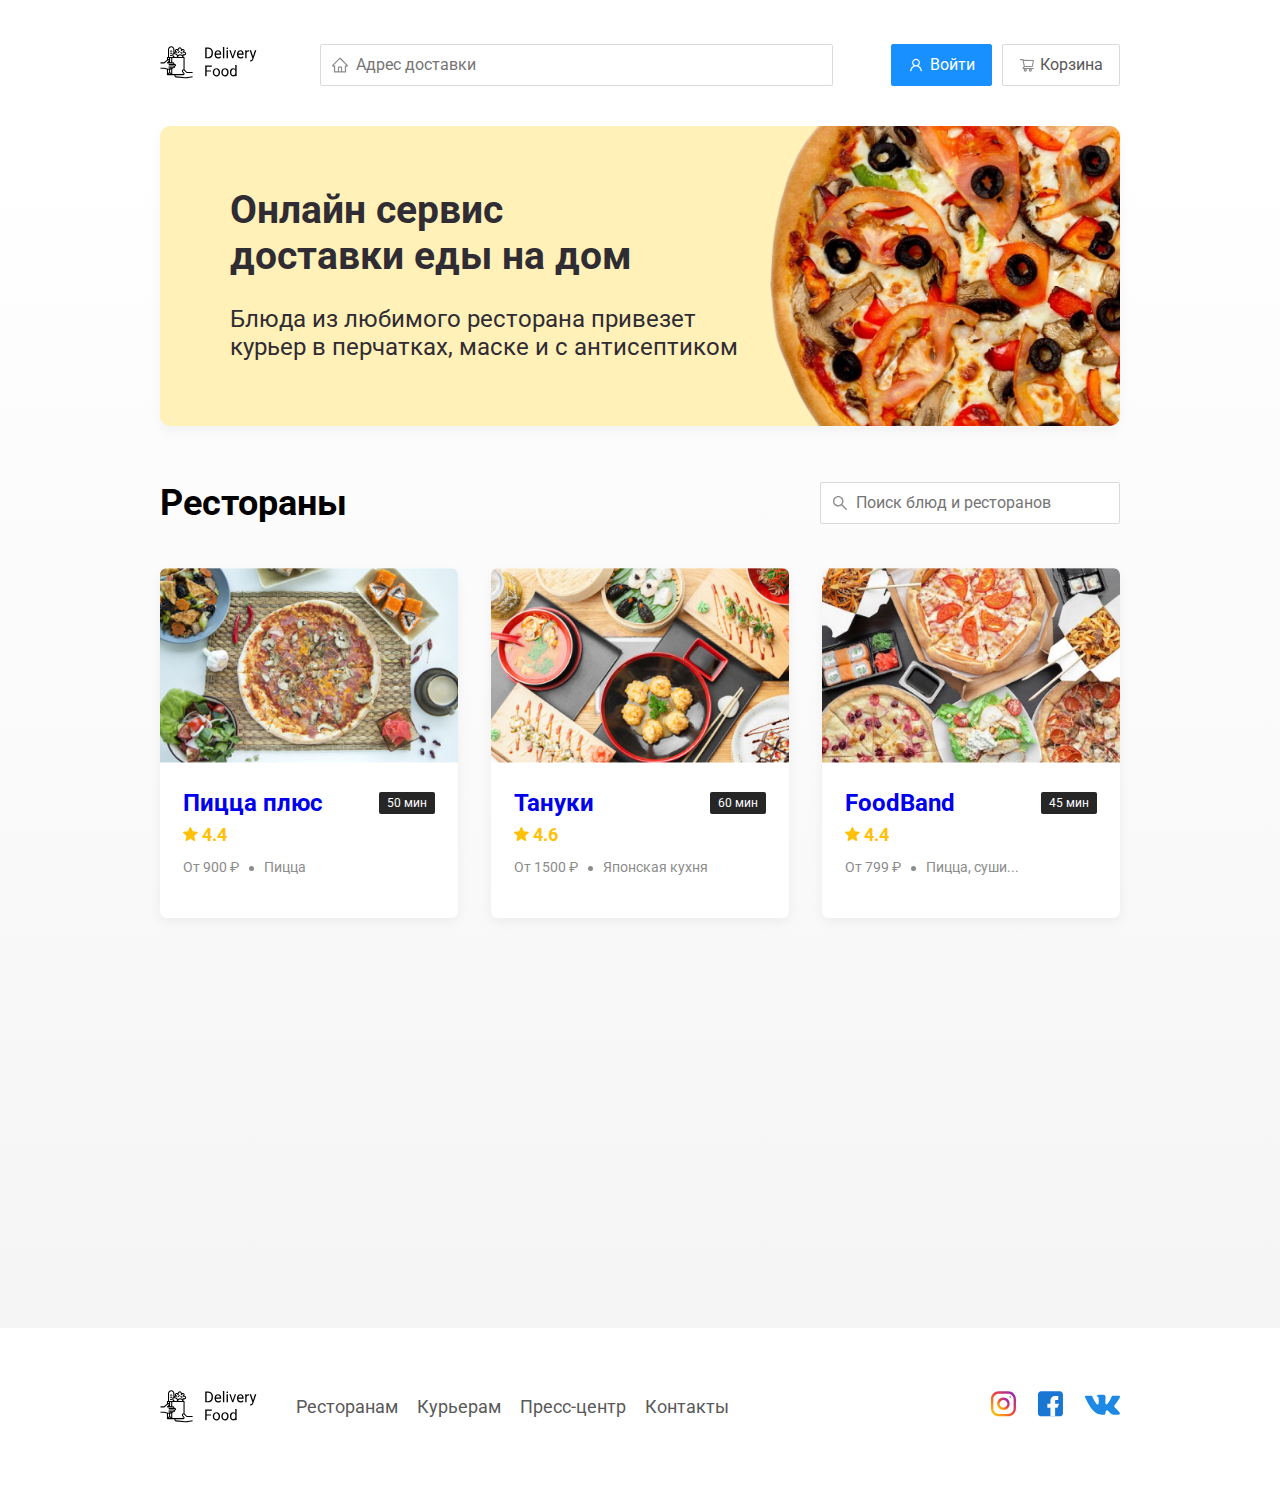
<file: index.html>
<!DOCTYPE html>
<html lang="en">
  <head>
      <meta charset="UTF-8">
      <meta name="viewport" content="width=device-width, initial-scale=1.0">
      <title>Delivery Food - доставка еды на дом</title>
      <link href="https://fonts.googleapis.com/css?family=Roboto:400,700&display=swap&subset=cyrillic" rel="stylesheet">
      <link rel="stylesheet" href="css/normalize.css">
      <link rel="stylesheet" href="css/style.css">
      <link rel="stylesheet" href="css/animate.css">
  </head>
  <body>
    <div class="container">
      <header class="header">
        <a href="index.html" class="logo"><img src="img/logo.svg" alt="Logo" class="logo"></a>
        
        <input type="text" class="input input-address" placeholder="Адрес доставки">
        <div class="buttons">
            <button class="button button-primary">
              <img src="img/user.svg" alt="User" class="button-icon">
              <span class="button-text">Войти</span>
            </button>
            <button class="button" id="cart-button">
              <img src="img/shopping-cart.svg" alt="shopping-cart" class="button-icon">
              <span class="button-text">Корзина</span>
            </button>
        </div>
      </header>

      <!-- Часть 2 -->
    </div>
    <!--/.container-->
    
    <main class="main">
      <div class="container">
              <section class="promo">
                <h1 class="promo-title">Онлайн сервис <br>доставки еды на дом</h1>
                <p class="promo-text">Блюда из любимого ресторана привезет курьер в перчатках, маске и с антисептиком
                </p>
              </section>

              <section class="restaurants">
                <div class="section-heading">
                  <h2 class="section-title">Рестораны</h2>
                  <input type="text" class="input input-search" placeholder="Поиск блюд и ресторанов">
                </div>

                <!-- 1 карточка-->
                <div class="cards">
                  <a href="restaurant.html" class="card wow fadeInUp" data-wow-delay="0.2s">
                    <img src="img/pizza.jpg" alt="image" class="card-image">
                    <div class="card-text">
                      <div class="card-heading">
                        <h3 class="card-title">Пицца плюс</h3>
                        <span class="card-tag tag">50 мин</span>
                      </div>
                      <!-- /.card-heading -->
                      <div class="card-info">
                        <div class="rating">
                          <img src="img/rating.svg" alt="rating" class="rating-star">
                          4.4</div>
                        <div class="price">От 900 ₽</div>
                        <div class="category">Пицца</div>
                      </div>
                      <!-- /.card-info -->
                    </div>
                    <!-- /.card-text -->
                  </a>
                  <!-- /.card -->

                  <!-- 2 карточка-->
                  <a href="restaurant.html" class="card wow fadeInUp" data-wow-delay="0.4s">
                    <img src="img/tanuki.jpg" alt="image" class="card-image">
                    <div class="card-text">
                      <div class="card-heading">
                        <h3 class="card-title">Тануки</h3>
                        <span class="card-tag tag">60 мин</span>
                      </div>
                      <!-- /.card-heading -->
                      <div class="card-info">
                        <div class="rating">
                          <img src="img/rating.svg" alt="rating" class="rating-star">
                          4.6</div>
                        <div class="price">От 1500 ₽</div>
                        <div class="category">Японская кухня</div>
                      </div>
                      <!-- /.card-info -->
                    </div>
                    <!-- /.card-text -->
                  </a>
                  <!-- /.card -->

                  <!-- 3 карточка-->
                  <a href="restaurant.html" class="card wow fadeInUp" data-wow-delay="0.6s">
                    <img src="img/foodBand.jpg" alt="image" class="card-image">
                    <div class="card-text">
                      <div class="card-heading">
                        <h3 class="card-title">FoodBand</h3>
                        <span class="card-tag tag">45 мин</span>
                      </div>
                      <!-- /.card-heading -->
                      <div class="card-info">
                        <div class="rating">
                          <img src="img/rating.svg" alt="rating" class="rating-star">
                          4.4</div>
                        <div class="price">От 799 ₽</div>
                        <div class="category">Пицца, суши...</div>
                      </div>
                      <!-- /.card-info -->
                    </div>
                    <!-- /.card-text -->
                  </a>
                  <!-- /.card -->
                  <!-- 4 карточка-->
                  <a href="restaurant.html" class="card wow fadeInUp" data-wow-delay="0.2s">
                    <img src="img/greedy-pizza.jpg" alt="image" class="card-image">
                    <div class="card-text">
                      <div class="card-heading">
                        <h3 class="card-title">Суши House</h3>
                        <span class="card-tag tag">75 мин</span>
                      </div>
                      <!-- /.card-heading -->
                      <div class="card-info">
                        <div class="rating">
                          <img src="img/rating.svg" alt="rating" class="rating-star">
                          4.8</div>
                        <div class="price">От 2000 ₽</div>
                        <div class="category">Японская кухня</div>
                      </div>
                      <!-- /.card-info -->
                    </div>
                    <!-- /.card-text -->
                  </a>
                  <!-- /.card -->

                  <!-- 5 карточка-->
                  <a href="restaurant.html" class="card wow fadeInUp" data-wow-delay="0.4s">
                    <img src="img/dot-food.jpg" alt="image" class="card-image">
                    <div class="card-text">
                      <div class="card-heading">
                        <h3 class="card-title">Точка еды</h3>
                        <span class="card-tag tag">50 мин</span>
                      </div>
                      <!-- /.card-heading -->
                      <div class="card-info">
                        <div class="rating">
                          <img src="img/rating.svg" alt="rating" class="rating-star">
                          4.1</div>
                        <div class="price">От 1150 ₽</div>
                        <div class="category">Пицца, суши...</div>
                      </div>
                      <!-- /.card-info -->
                    </div>
                    <!-- /.card-text -->
                  </a>
                  <!-- /.card -->

                  <!-- 6 карточка-->
                  <a href="restaurant.html" class="card wow fadeInUp" data-wow-delay="0.6s">
                    <img src="img/pizzaBurger.jpg" alt="image" class="card-image">
                    <div class="card-text">
                      <div class="card-heading">
                        <h3 class="card-title">PizzaBurger</h3>
                        <span class="card-tag tag">30 мин</span>
                      </div>
                      <!-- /.card-heading -->
                      <div class="card-info">
                        <div class="rating">
                          <img src="img/rating.svg" alt="rating" class="rating-star">
                          3,9</div>
                        <div class="price">От 550 ₽</div>
                        <div class="category">Пицца</div>
                      </div>
                      <!-- /.card-info -->
                    </div>
                    <!-- /.card-text -->
                  </a>
                  <!-- /.card -->


                </div>
                <!-- /.cards -->
              </section>
      </div>
    </main>
    <footer class="footer">
      <div class="container">
        <div class="footer-block">
          <img src="img/logo.svg" class="logo footer-logo">
          <nav class="footer-nav">
            <a href="#" class="footer-link">Ресторанам</a>
            <a href="#" class="footer-link">Курьерам</a>
            <a href="#" class="footer-link">Пресс-центр</a>
            <a href="#" class="footer-link">Контакты</a>
          </nav>
            <div class="social-links">
              <a href="#" class="social-link"><img src="img/Group 1.svg" alt=""></a>
              <a href="#" class="social-link"><img src="img/Group 2.svg" alt=""></a>
              <a href="#" class="social-link"><img src="img/Group 3.svg" alt=""></a>
            
            </div>
          
        </div>
      </div>
    </footer>
    <div class="modal">
      <div class="modal-dialog">
        <div class="modal-header">
          <h3 class="modal-title">Корзина</h3>
            <button class="close">&times;</button>
        </div>
        <div class="modal-body">
          <div class="food-row">
            <span class="food-name">Ролл угорь стандарт</span>
            <strong class="food-price">250 ₽</strong>
            <div class="food-counter">
              <button class="counter-button">-</button>
              <span class="counter">1</span>
              <button class="counter-button">+</button>
            </div>
          </div>
          <div class="food-row">
            <span class="food-name">Ролл угорь стандарт</span>
            <strong class="food-price">250 ₽</strong>
            <div class="food-counter">
              <button class="counter-button">-</button>
              <span class="counter">1</span>
              <button class="counter-button">+</button>
            </div>
          </div>
          <div class="food-row">
            <span class="food-name">Ролл угорь стандарт</span>
            <strong class="food-price">250 ₽</strong>
            <div class="food-counter">
              <button class="counter-button">-</button>
              <span class="counter">1</span>
              <button class="counter-button">+</button>
            </div>
          </div>
          <div class="food-row">
            <span class="food-name">Ролл угорь стандарт</span>
            <strong class="food-price">250 ₽</strong>
            <div class="food-counter">
              <button class="counter-button">-</button>
              <span class="counter">1</span>
              <button class="counter-button">+</button>
            </div>
          </div>
        </div>
        <div class="modal-footer">
        <span class="pricetag">1250 ₽</span>
        <div class="footer-buttons">
        <button class="button button-primary">Оформить заказ</button>
        <button class="button">Отмена</button>
        </div>
      </div>
        <!-- /.modal-footer -->
      </div>
    </div>
    <script src="js/wow.min.js"></script>
    <script src="js/main.js"></script>
  </body>
</html>
</file>
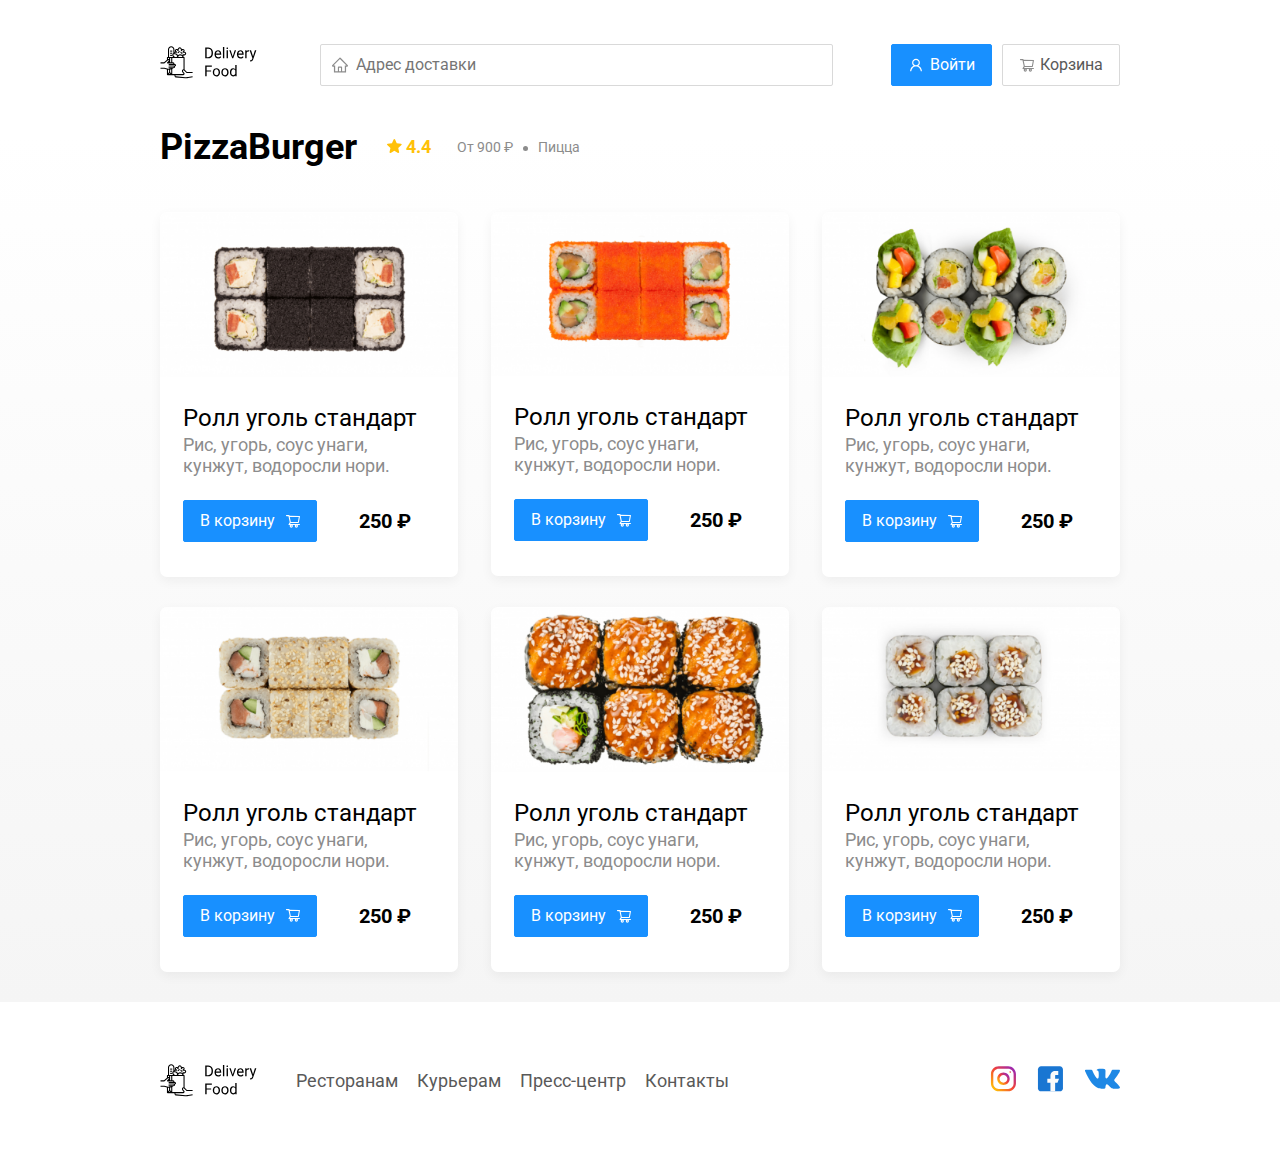
<file: restaurant.html>
<!DOCTYPE html>
<html lang="en">
  <head>
      <meta charset="UTF-8">
      <meta name="viewport" content="width=device-width, initial-scale=1.0">
      <title>Delivery Food - доставка еды на дом</title>
      <link href="https://fonts.googleapis.com/css?family=Roboto:400,700&display=swap&subset=cyrillic" rel="stylesheet">
      <link rel="stylesheet" href="css/normalize.css">
      <link rel="stylesheet" href="css/style.css">
      <link rel="stylesheet" href="css/animate.css">
  </head>
  <body>
    <div class="container">
      <header class="header">
        <a href="index.html" class="logo"><img src="img/logo.svg" alt="Logo" class="logo"></a>

        <input type="text" class="input input-address" placeholder="Адрес доставки">
        <div class="buttons">
            <button class="button button-primary">
              <img src="img/user.svg" alt="User" class="button-icon">
              <span class="button-text">Войти</span>
            </button>
            <button class="button" id="cart-button">
              <img src="img/shopping-cart.svg" alt="shopping-cart" class="button-icon">
              <span class="button-text">Корзина</span>
            </button>
        </div>
      </header>

      <!-- Часть 2 -->
    </div>
    <!--/.container-->
    
    <main class="main">
      <div class="container">

              <section class="restaurants">
                <div class="section-heading">
                  <h2 class="section-title">PizzaBurger</h2>
                   <div class="card-info">
                     <div class="rating">
                       <img src="img/rating.svg" alt="rating" class="rating-star">
                       4.4</div>
                     <div class="price">От 900 ₽</div>
                     <div class="category">Пицца</div>
                   </div>
                   <!-- /.card-info -->
                </div>

                <!-- 1 карточка-->
                <div class="cards">
                  <div class="card wow fadeInUp" data-wow-delay="0.2s">
                    <img src="img/image-1.png" alt="image" class="card-image">
                    <div class="card-text">
                      <div class="card-heading">
                        <h3 class="card-title card-title-reg">Ролл уголь стандарт</h3>
                      </div>
                      <!-- /.card-heading -->
                      <div class="card-info">
                        <div class="ingredients">Рис, угорь, соус унаги, кунжут, водоросли нори.</div>
                      </div>
                      <!-- /.card-info -->
                      <div class="card-buttons">
                        <button class="button button-primary">
                          <span class="button-card-text">В корзину</span>
                          <img src="img/shipping-cart-white.svg" alt="shopping-cart" class="button-card-image">
                        </button>
                        <strong class="card-price-bold">250 ₽</strong>
                      </div>
                    </div>
                    <!-- /.card-text -->
                  </div>
                  <!-- /.card -->

                  <!-- 2 карточка-->
                  <div class="card wow fadeInUp" data-wow-delay="0.4s">
                    <img src="img/image-2.png" alt="image" class="card-image">
                    <div class="card-text">
                      <div class="card-heading">
                        <h3 class="card-title card-title-reg">Ролл уголь стандарт</h3>
                      </div>
                      <!-- /.card-heading -->
                      <div class="card-info">
                        <div class="ingredients">Рис, угорь, соус унаги, кунжут, водоросли нори.</div>
                      </div>
                      <!-- /.card-info -->
                      <div class="card-buttons">
                        <button class="button button-primary">
                          <span class="button-card-text">В корзину</span>
                          <img src="img/shipping-cart-white.svg" alt="shopping-cart" class="button-card-image">
                        </button>
                        <strong class="card-price-bold">250 ₽</strong>
                      </div>
                    </div>
                    <!-- /.card-text -->
                  </div>
                  <!-- /.card -->

                  <!-- 3 карточка-->
                  <div class="card wow fadeInUp" data-wow-delay="0.6s">
                    <img src="img/image-3.png" alt="image" class="card-image">
                    <div class="card-text">
                      <div class="card-heading">
                        <h3 class="card-title card-title-reg">Ролл уголь стандарт</h3>
                      </div>
                      <!-- /.card-heading -->
                      <div class="card-info">
                        <div class="ingredients">Рис, угорь, соус унаги, кунжут, водоросли нори.</div>
                      </div>
                      <!-- /.card-info -->
                      <div class="card-buttons">
                        <button class="button button-primary">
                          <span class="button-card-text">В корзину</span>
                          <img src="img/shipping-cart-white.svg" alt="shopping-cart" class="button-card-image">
                        </button>
                        <strong class="card-price-bold">250 ₽</strong>
                      </div>
                    </div>
                    <!-- /.card-text -->
                  </div>
                  <!-- /.card -->

                  <!-- 4 карточка-->
                  <div class="card wow fadeInUp" data-wow-delay="0.2s">
                    <img src="img/image-4.png" alt="image" class="card-image">
                    <div class="card-text">
                      <div class="card-heading">
                        <h3 class="card-title card-title-reg">Ролл уголь стандарт</h3>
                      </div>
                      <!-- /.card-heading -->
                      <div class="card-info">
                        <div class="ingredients">Рис, угорь, соус унаги, кунжут, водоросли нори.</div>
                      </div>
                      <!-- /.card-info -->
                      <div class="card-buttons">
                        <button class="button button-primary">
                          <span class="button-card-text">В корзину</span>
                          <img src="img/shipping-cart-white.svg" alt="shopping-cart" class="button-card-image">
                        </button>
                        <strong class="card-price-bold">250 ₽</strong>
                      </div>
                    </div>
                    <!-- /.card-text -->
                  </div>
                  <!-- /.card -->

                  <!-- 5 карточка-->
                  <div class="card wow fadeInUp" data-wow-delay="0.4s">
                    <img src="img/image-5.png" alt="image" class="card-image">
                    <div class="card-text">
                      <div class="card-heading">
                        <h3 class="card-title card-title-reg">Ролл уголь стандарт</h3>
                      </div>
                      <!-- /.card-heading -->
                      <div class="card-info">
                        <div class="ingredients">Рис, угорь, соус унаги, кунжут, водоросли нори.</div>
                      </div>
                      <!-- /.card-info -->
                      <div class="card-buttons">
                        <button class="button button-primary">
                          <span class="button-card-text">В корзину</span>
                          <img src="img/shipping-cart-white.svg" alt="shopping-cart" class="button-card-image">
                        </button>
                        <strong class="card-price-bold">250 ₽</strong>
                      </div>
                    </div>
                    <!-- /.card-text -->
                  </div>
                  <!-- /.card -->

                  <!-- 6 карточка-->
                  <div class="card wow fadeInUp" data-wow-delay="0.6s">
                    <img src="img/image.png" alt="image" class="card-image">
                    <div class="card-text">
                      <div class="card-heading">
                        <h3 class="card-title card-title-reg">Ролл уголь стандарт</h3>
                      </div>
                      <!-- /.card-heading -->
                      <div class="card-info">
                        <div class="ingredients">Рис, угорь, соус унаги, кунжут, водоросли нори.</div>
                      </div>
                      <!-- /.card-info -->
                      <div class="card-buttons">
                        <button class="button button-primary">
                          <span class="button-card-text">В корзину</span>
                          <img src="img/shipping-cart-white.svg" alt="shopping-cart" class="button-card-image">
                        </button>
                        <strong class="card-price-bold">250 ₽</strong>
                      </div>
                    </div>
                    <!-- /.card-text -->
                  </div>
                  <!-- /.card -->


                </div>
                <!-- /.cards -->
              </section>
      </div>
    </main>
    <footer class="footer">
      <div class="container">
        <div class="footer-block">
          <img src="img/logo.svg" class="logo footer-logo">
          <nav class="footer-nav">
            <a href="#" class="footer-link">Ресторанам</a>
            <a href="#" class="footer-link">Курьерам</a>
            <a href="#" class="footer-link">Пресс-центр</a>
            <a href="#" class="footer-link">Контакты</a>
          </nav>
            <div class="social-links">
              <a href="#" class="social-link"><img src="img/Group 1.svg" alt=""></a>
              <a href="#" class="social-link"><img src="img/Group 2.svg" alt=""></a>
              <a href="#" class="social-link"><img src="img/Group 3.svg" alt=""></a>
            
            </div>
          
        </div>
      </div>
    </footer>
    <div class="modal">
      <div class="modal-dialog">
        <div class="modal-header">
          <h3 class="modal-title">Корзина</h3>
          <button class="close">&times;</button>
        </div>
        <div class="modal-body">
          <div class="food-row">
            <span class="food-name">Ролл угорь стандарт</span>
            <strong class="food-price">250 ₽</strong>
            <div class="food-counter">
              <button class="counter-button">-</button>
              <span class="counter">1</span>
              <button class="counter-button">+</button>
            </div>
          </div>
          <div class="food-row">
            <span class="food-name">Ролл угорь стандарт</span>
            <strong class="food-price">250 ₽</strong>
            <div class="food-counter">
              <button class="counter-button">-</button>
              <span class="counter">1</span>
              <button class="counter-button">+</button>
            </div>
          </div>
          <div class="food-row">
            <span class="food-name">Ролл угорь стандарт</span>
            <strong class="food-price">250 ₽</strong>
            <div class="food-counter">
              <button class="counter-button">-</button>
              <span class="counter">1</span>
              <button class="counter-button">+</button>
            </div>
          </div>
          <div class="food-row">
            <span class="food-name">Ролл угорь стандарт</span>
            <strong class="food-price">250 ₽</strong>
            <div class="food-counter">
              <button class="counter-button">-</button>
              <span class="counter">1</span>
              <button class="counter-button">+</button>
            </div>
          </div>
        </div>
        <div class="modal-footer">
          <span class="pricetag">1250 ₽</span>
          <div class="footer-buttons">
            <button class="button button-primary">Оформить заказ</button>
            <button class="button">Отмена</button>
          </div>
        </div>
        <!-- /.modal-footer -->
      </div>
    </div>
    <script src="js/wow.min.js"></script>
    <script src="js/main.js"></script>
  </body>
</html>
</file>
<file: css/style.css>
* {
  box-sizing: border-box;
}
body {
  font-family: 'Roboto', sans-serif;
  padding-top: 44px;
}
.container {
  max-width: 1200px;
  margin: auto;
}
.header {
  display: flex;
  align-items: center;
  justify-content: space-between;
  margin-bottom: 40px;
}
.input {
  background: #ffffff;
  border: 1px solid #d9d9d9;
  border-radius: 2px;
  font-size: 16px;
  line-height: 24px;
  padding: 8px;
  padding-left: 35px;
  background-repeat: no-repeat;
  background-position: left 11px center;
}
.input-address {
  flex: 0.8;
  background-image: url(../img/home.svg);
}
.input-search {
  background-image: url(../img/search.svg);
  width: 300px;
  margin-left: auto;
}
.buttons {
  display: flex;
  align-items: center;
}
.button {
  display: flex;
  align-items: center;
  padding: 8px 16px;
  background: #FFFFFF;
  border: 1px solid #D9D9D9;
  box-sizing: border-box;
  box-shadow: 0px 0px 2px rgba(0, 0, 0, 0.0015);
  border-radius: 2px;
  color: #595959;
  font-size: 16px;
  line-height: 24px;
}
.button-card-text {
  margin-right: 10px;
}
.button-primary {
  background: #1890ff;
  border: 1px solid #1890ff;
  color: #fff;
  margin-right: 10px;
}
.button-icon {
  margin-right: 6px;
}
.promo {
  box-shadow: 0px 7px 12px rgba(158, 158, 163, 0.1);
  background: #FFF1B8 url(../img/pizza.png) no-repeat center right -80px;
  border-radius: 10px;
  padding: 35px 70px 60px 70px;
  max-height: 300px;
  margin-bottom: 56px;
  background-size: 600px;
}
.promo-title {
font-style: normal;
font-weight: bold;
font-size: 39px;
line-height: 46px;
color: #302C34;
}
.promo-text {
  max-width: 540px;
  font-style: normal;
  font-weight: normal;
  font-size: 24px;
  line-height: 28px;
  color: #302C34;
}
.section-heading {
  display: flex;
  align-items: center;
  margin-bottom: 44px;
}
.section-title {
  font-style: normal;
  font-weight: bold;
  font-size: 36px;
  line-height: 42px;
  color: #000000;
  margin: 0;
  margin-right: 30px;
}
.cards {
  display: flex;
  flex-wrap: wrap;
  justify-content: space-between;
  align-items: flex-start;
}
.card {
  background: #FFFFFF;
  box-shadow: 0px 4px 12px rgba(0, 0, 0, 0.05);
  border-radius: 7px;
  overflow: hidden;
  margin-bottom: 30px;
  flex-basis: 31%;
  text-decoration: none;
}
.card-image {
  width: 100%;
  object-fit: cover;
}
.card-text {
  padding-top: 20px;
  padding-bottom: 35px;
  padding-left: 23px;
  padding-right: 23px;
}
.card-heading {
  display: flex;
  align-items: center;
  justify-content: space-between;
}
.card-title {
  margin: 0;
  font-style: normal;
  font-weight: bold;
  font-size: 24px;
  line-height: 32px;
}
.card-title-reg{
  font-weight: 400;
}
.card-tag {
  font-style: normal;
  font-weight: normal;
  font-size: 12px;
  line-height: 20px;
  color:#fff;
  background: #262626;
  border-radius: 2px;
  padding: 1px 8px;
}
.card-info {
  display: flex;
  align-items: center;
  flex-wrap: wrap;
}
.card-buttons{
  display: flex;
  align-items: center;
  margin-top: 24px;
}
.card-price-bold{
  font-weight: bold;
  font-size: 20px;
  line-height: 32px;
  margin-left: 32px;
}
.rating {
  margin-right: 26px;
  font-style: normal;
  font-weight: bold;
  font-size: 18px;
  line-height: 32px;
  color: #FFC107;
}
.price, 
.category {
  font-style: normal;
  font-weight: normal;
  font-size: 18px;
  line-height: 32px;
  color: #8C8C8C;
}
.price {
  margin-right: 10px;
}
.ingredients{
    font-size: 18px;
    line-height: 21px;
    color: #8C8C8C;
}
.category{
  text-overflow: ellipsis;
  overflow: hidden;
  white-space: nowrap;
  max-width: 150px;
}
.price:after {
  content: "";
  width: 5px;
  height: 5px;
  background-color: #8C8C8C;
  display: inline-block;
  vertical-align: middle;
  border-radius: 50%;
  margin-left: 10px;
}
.main{
  background: linear-gradient(180deg, rgba(245, 245, 245, 0) 1.04%, #F5F5F5 100%);
}
.footer{
  padding: 60px 0px;
}
.footer-block{
  display: flex;
  align-items: center;
  justify-content: space-between;
}
.footer-link{
  display: inline-block;
  color: #595959;
  font-family: Roboto;
  font-style: normal;
  font-weight: normal;
  font-size: 18px;
  line-height: 21px;
  text-decoration: none;
}
.footer-nav{
  margin-right: auto;
  margin-left: 35px;
}
.footer-link:not(:last-child){
  margin-right: 15px;
}
.social-links{
  display: flex;
  align-items: center;
}
.social-link:not(:last-child){
  margin-right: 21px;
}
.modal{
  position: fixed;
  left: 0;
  top: 0;
  width: 100%;
  height: 100%;
  background: rgba(0, 0, 0, 0.4);
  display: none;
}
.is-open{
  display: flex;
}
.modal-dialog{
  max-width: 780px;
  width: 95%;
  background: #ffffff;
  border-radius: 5px;
  margin: auto;
  padding: 40px 45px;
}
.modal-header{
  display: flex;
  align-items: center;
  justify-content: space-between;
  margin-bottom: 45px;
}
.modal-title{
  margin: 0;
  font-weight: bold;
  font-size: 36px;
  line-height: 42px;
}
.close{
  font-size: 36px;
  border: none;
  background-color: transparent;
}
.modal-body{
  margin-bottom: 52px;
}
.food-row{
  display: flex;
  align-items: flex-start;
  justify-content: space-between;
  padding-bottom: 8px;
  border-bottom: 1px solid #d9d9d9;
  margin-bottom: 15px;
}
.food-name{
  font-weight: normal;
  font-size: 18px;
  line-height: 32px;
}
.food-price{
  margin-left: auto;
  margin-right: 47px;
  font-weight: bold;
  font-size: 20px;
  line-height: 32px;
}
.food-counter{
  display: flex;
  align-items: center;
}
.counter-button{
  width: 39px;
  height: 32px;
  background: #FFFFFF;
  border: 1px solid #40A9FF;
  box-sizing: border-box;
  border-radius: 2px;
  font-size: 14px;
  line-height: 22px;
  color: #40A9FF
}
.counter{
  font-size: 16px;
  line-height: 24px;
  margin-left: 10px;
  margin-right: 10px;
}
.modal-footer{
  display: flex;
  align-items: center;
  justify-content: space-between;
}
.footer-buttons{
  display: flex;
  align-items: center;
}
.pricetag{
  background: #262626;
  border-radius: 5px;
  color: #ffffff;
  padding: 15px 20px;
  font-size: 20px;
  line-height: 23px;
}
 @media (max-width: 1366px){
  .container{
    max-width: 960px;
  }
  .promo{
    background-size: 500px;
    background-position: center right -150px;
  }
  .category, .price{
    font-size: 14px;
  }
  .card .rating {
    flex-basis: 100%;
 }
 @media (max-width: 992px){
   .container{
     max-width: 750px;
   }
   .promo{
     padding: 50px;
     background-size: 500px;
     background-position: center right -200px;
   }
   .promo-text{
     font-size: 18px;
     max-width: 400px;
   }
   .card{
     flex-basis: 49%;
   }
   .footer-link{
     font-size: 16px;
   }
 }
 @media (max-width: 768px){
   .container{
     max-width: 560px;
   }
   .card-info{
     flex-wrap: wrap;
   }
   .card .rating{
     flex-basis: 100%;
   }
   .card-title{
     font: 18px;
   }
   .promo{
     background-size: 400px;
     background-position: bottom 50px right -200px;
   }
   .promo-title{
     font-size: 24px;
     line-height: 1.4;
   }
   .promo-text{
     margin-top: 0;
   }
 }
 @media (max-width: 578px){
   .container{
     width: 90%;
   }
   .header{
     flex-wrap: wrap;
   }
   .input-address{
     margin-top: 15px;
     order: 5;
     flex: 1;
   }
   .promo{
     background-image: none;
   }
   .promo-title{
     margin-bottom: 10px;
   }
   .section-title{
     font-size: 20px;
   }
   .card{
     flex-basis: 100%;
   }
   .card-image{
     width: 100%;
   }
   .footer{
     padding: 30px 0;
   }
   .footer-block{
     align-items: flex-start;
   }
   .footer-nav{
     order: 0;
     margin-left: 0;
     margin-right: 0;
     display: flex;
     flex-direction: column;
   }
   .footer-logo{
     margin-right: 15px;
     order: 1;
   }
   .social-links{
     order: 2;
   }
 }
 @media (max-width: 480px){
   .button-text{
     display: none;
   }
   .button{
     min-height: 40px;
   }
   .button-icon{
     margin: 0;
   }
   .promo{
     padding: 20px;
   }
   .section-heading{
     flex-wrap: wrap;
   }
   .footer-block{
     flex-wrap: wrap;
     flex-direction: column;
     align-items: center;
   }
   .footer-logo{
     order: 0;
     margin-bottom: 20px;
   }
   .footer-nav{
     margin-bottom: 20px;
     text-align: center;
   }
   .footer-link:not(:last-child){
    margin-right: 0;
   }
  }
</file>
